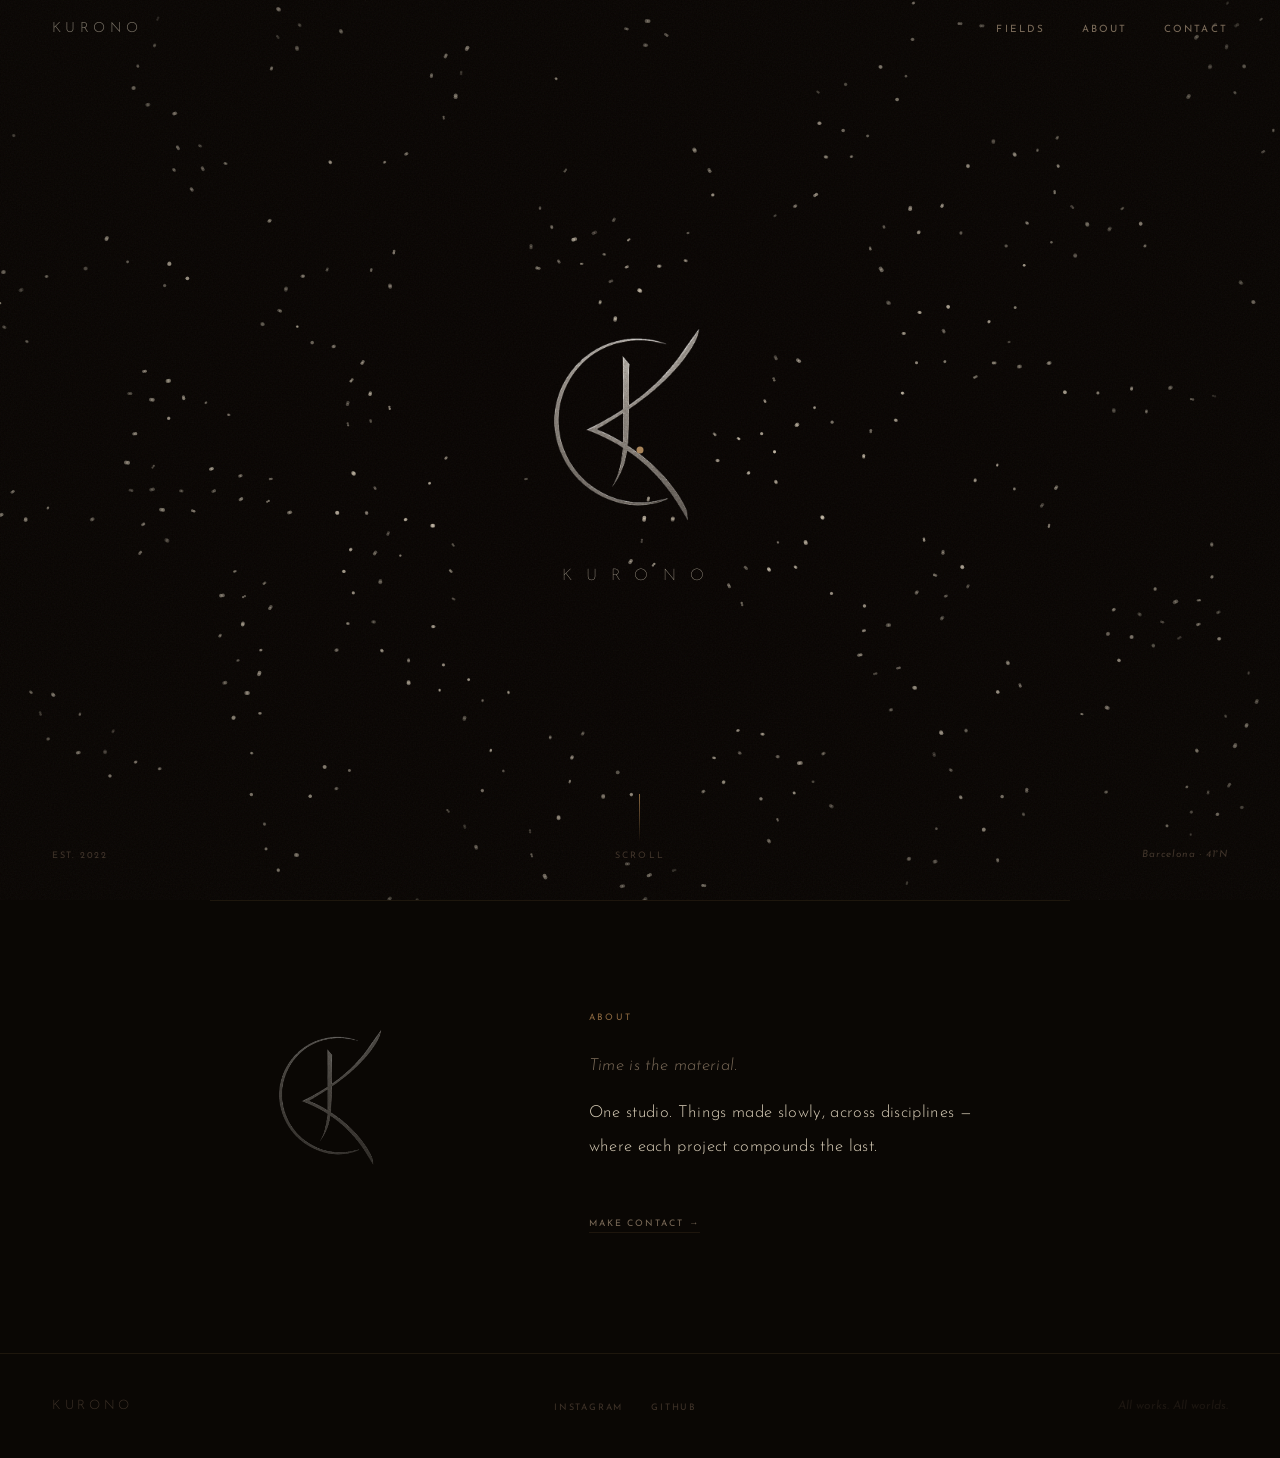
<file: index.html>
<!DOCTYPE html>
<html lang="en">
<head>
<meta charset="UTF-8">
<meta name="viewport" content="width=device-width, initial-scale=1.0">
<meta name="description" content="KURONO — One studio. Things made slowly, across disciplines.">
<meta property="og:title" content="KURONO">
<meta property="og:description" content="One studio. Things made slowly, across disciplines.">
<meta property="og:type" content="website">
<meta name="theme-color" content="#0A0704">
<title>KURONO</title>
<link rel="icon" type="image/png" href="assets/icon.png">
<link rel="preconnect" href="https://fonts.googleapis.com">
<link rel="preconnect" href="https://fonts.gstatic.com" crossorigin>
<link href="https://fonts.googleapis.com/css2?family=Josefin+Sans:ital,wght@0,100;0,300;0,400;1,100;1,300&display=swap" rel="stylesheet">
<link rel="stylesheet" href="css/main.css">
</head>
<body>


<div id="cur"></div>

<!-- ══ NAV ══ -->
<nav id="nav">
  <a class="nav-logo" href="#">KURONO</a>
  <ul class="nav-links">
    <li><a href="/fields">Fields</a></li>
    <li><a href="#about">About</a></li>
    <li><a href="mailto:hello@kurono.studio">Contact</a></li>
  </ul>
</nav>

<!-- ══ HERO ══ -->
<section class="hero" id="hero">
  <canvas id="swarm"></canvas>
  <div class="vignette"></div>
  <div class="hero-text">
    <img class="hero-logo" src="assets/logo_no_bg.png" alt="KURONO sigil">
    <p class="hero-name">KURONO</p>
  </div>
  <div class="whisker" aria-hidden="true">
    <div class="whisker-line"></div>
    <span class="whisker-lbl">Scroll</span>
  </div>
  <span class="corner corner-l">Est. 2022</span>
  <span class="corner corner-r">Barcelona · 41°N</span>
</section>


<!-- ══ ABOUT ══ -->
<div class="about-wrap">
  <div class="about" id="about">
    <img class="about-logo" src="assets/logo_no_bg.png" alt="KURONO">
    <div>
      <span class="about-tag">About</span>
      <p class="about-p"><em>Time is the material.</em></p>
      <p class="about-p">One studio. Things made slowly, across disciplines — where each project compounds the last.</p>
      <a href="mailto:hello@kurono.studio" class="about-cta">Make contact →</a>
    </div>
  </div>
</div>

<!-- ══ FOOTER ══ -->
<footer>
  <span class="foot-k">KURONO</span>
  <ul class="foot-links">
    <li><a href="#">Instagram</a></li>
    <li><a href="#">GitHub</a></li>
  </ul>
  <span class="foot-copy">All works. All worlds.</span>
</footer>

<script type="module" src="js/main.js"></script>
</body>
</html>
</file>
<file: css/main.css>
*,*::before,*::after{box-sizing:border-box;margin:0;padding:0}
html{scroll-behavior:smooth}

:root{
  --bg:      #0A0704;
  --bg2:     #100D09;
  --clay:    #8B6840;
  --clay-l:  #A8845A;
  --clay-ll: #C4A07A;
  --dust:    #D8CDB8;
  --dust-m:  #7A6A58;
  --dust-d:  #3E3228;
  --rule:    rgba(139,104,64,0.16);
  --rule2:   rgba(139,104,64,0.08);
}

body{
  background:var(--bg);
  color:var(--dust);
  font-family:'Josefin Sans',sans-serif;
  overflow-x:hidden;
  cursor:none;
}

body::before{
  content:'';
  position:fixed;inset:0;
  background-image:url("data:image/svg+xml,%3Csvg xmlns='http://www.w3.org/2000/svg'%3E%3Cfilter id='n'%3E%3CfeTurbulence type='fractalNoise' baseFrequency='0.68' numOctaves='4' stitchTiles='stitch'/%3E%3C/filter%3E%3Crect width='100%25' height='100%25' filter='url(%23n)'/%3E%3C/svg%3E");
  opacity:.038;pointer-events:none;z-index:9997;
}

/* ── CURSOR ── */
#cur{
  position:fixed;width:7px;height:7px;border-radius:50%;
  background:var(--clay-l);pointer-events:none;z-index:9999;
  transform:translate(-50%,-50%);
  transition:width .45s cubic-bezier(.34,1.56,.64,1),height .45s cubic-bezier(.34,1.56,.64,1),background .3s;
}
#cur.big{width:44px;height:44px;background:transparent;border:1px solid var(--clay);opacity:.5}

/* ── NAV ── */
nav{
  position:fixed;top:0;left:0;right:0;z-index:600;
  padding:0 52px;height:56px;
  display:flex;align-items:center;justify-content:space-between;
  transition:background .5s;
}
nav.solid{
  background:rgba(10,7,4,.92);
  backdrop-filter:blur(14px);
  border-bottom:1px solid var(--rule2);
}
.nav-logo{
  font-size:14px;font-weight:300;letter-spacing:.32em;
  color:var(--dust);opacity:.55;text-decoration:none;
  transition:opacity .25s;
}
.nav-logo:hover{opacity:1}
.nav-links{display:flex;gap:36px;list-style:none}
.nav-links a{
  font-size:10px;letter-spacing:.22em;text-transform:uppercase;
  color:var(--dust-m);text-decoration:none;transition:color .3s;
}
.nav-links a:hover{color:var(--dust)}

/* ══════════════════════
   HERO
══════════════════════ */
.hero{
  position:relative;
  width:100vw;height:100vh;
  display:flex;flex-direction:column;
  align-items:center;justify-content:center;
  overflow:hidden;
}

/* canvas sits behind everything */
#swarm{
  position:absolute;inset:0;
  z-index:1;
  pointer-events:none;
}

/* vignette — drawn over canvas, under text */
.vignette{
  position:absolute;inset:0;z-index:2;
  background:radial-gradient(ellipse 72% 72% at 50% 50%,
    transparent 18%, rgba(10,7,4,.58) 100%);
  pointer-events:none;
}

/* text group */
.hero-text{
  position:relative;z-index:3;
  display:flex;flex-direction:column;
  align-items:center;
  pointer-events:none;
  user-select:none;
}

.hero-name{
  font-size:clamp(13px,1.3vw,16px);
  font-weight:100;letter-spacing:.88em;text-transform:uppercase;
  color:var(--dust);
  opacity:0;animation:fadeUp 1.8s 0.4s cubic-bezier(.22,1,.36,1) forwards;
}

/* logo in hero — mix-blend:screen makes black bg invisible */
.hero-logo{
  width:clamp(110px,15vw,180px);height:auto;
  mix-blend-mode:screen;
  opacity:0;animation:fadeIn 2.2s 0.2s forwards;
  margin-bottom:20px;
  pointer-events:none;
}

/* logo in about — replaces the big K */
.about-logo{
  width:100%;max-width:clamp(160px,18vw,240px);
  height:auto;
  mix-blend-mode:screen;
  opacity:.88;
}

.hero-sub{
  font-style:italic;font-weight:300;
  font-size:clamp(14px,1.1vw,17px);
  color:var(--dust-m);letter-spacing:.04em;
  margin-top:14px;
  opacity:0;animation:fadeUp 1.6s 0.9s cubic-bezier(.22,1,.36,1) forwards;
}

.whisker{
  position:absolute;bottom:40px;left:50%;
  transform:translateX(-50%);z-index:3;
  display:flex;flex-direction:column;align-items:center;gap:9px;
  opacity:0;animation:fadeIn 1s 2s forwards;
  pointer-events:none;
}
.whisker-line{
  width:1px;height:48px;
  background:linear-gradient(to bottom,var(--clay),transparent);
  animation:drip 2.4s ease-in-out infinite;
}
@keyframes drip{
  0%,100%{height:48px;opacity:.4}
  50%{height:72px;opacity:.75}
}
.whisker-lbl{
  font-size:9px;letter-spacing:.24em;text-transform:uppercase;
  color:var(--dust-d);
}

.corner{
  position:absolute;bottom:40px;z-index:3;
  font-size:10px;color:var(--dust-d);
  opacity:0;animation:fadeIn 1s 2.2s forwards;
  pointer-events:none;
}
.corner-l{left:52px;letter-spacing:.18em;text-transform:uppercase;font-size:9px}
.corner-r{right:52px;font-style:italic;letter-spacing:.08em}

@keyframes fadeUp{
  from{opacity:0;transform:translateY(12px)}
  to{opacity:1;transform:translateY(0)}
}
@keyframes fadeIn{to{opacity:1}}

/* ══════════════════════
   FIELDS
══════════════════════ */
.fields-wrap{background:var(--bg2)}
.fields{max-width:860px;margin:0 auto;padding:112px 0 120px}

.sec-head{
  padding:0 52px;
  display:flex;align-items:center;gap:18px;
  margin-bottom:56px;
}
.sec-lbl{font-size:9px;letter-spacing:.26em;text-transform:uppercase;color:var(--clay);white-space:nowrap}
.sec-rule{flex:1;height:1px;background:var(--rule)}

.field-list{list-style:none;border-top:1px solid var(--rule)}

.field{
  border-bottom:1px solid var(--rule);
  opacity:0;transform:translateY(10px);
  transition:opacity .75s,transform .75s;
}
.field.show{opacity:1;transform:translateY(0)}
.field:nth-child(1){transition-delay:.04s}
.field:nth-child(2){transition-delay:.12s}
.field:nth-child(3){transition-delay:.20s}
.field:nth-child(4){transition-delay:.28s}
.field:nth-child(5){transition-delay:.36s}

.field-row{
  display:grid;
  grid-template-columns:52px 1fr auto;
  align-items:center;gap:16px;
  padding:24px 52px;
  position:relative;overflow:hidden;
  transition:background .4s;
}
.field-row::before{
  content:'';
  position:absolute;left:0;top:0;bottom:0;
  width:1.5px;background:var(--clay);
  transform:scaleY(0);transform-origin:bottom;
  transition:transform .45s cubic-bezier(.76,0,.24,1);
}
.field-row:hover::before{transform:scaleY(1)}
.field-row:hover{background:rgba(139,104,64,0.04)}

.f-num{font-size:10px;font-style:italic;color:var(--clay);letter-spacing:.12em;opacity:.6}
.f-name{
  font-size:clamp(28px,3.6vw,46px);
  font-weight:300;letter-spacing:-.01em;line-height:1;
  color:var(--dust);
  transition:color .35s,letter-spacing .35s;
}
.field-row:hover .f-name{color:var(--clay-ll);letter-spacing:.01em}
.f-name em{font-style:italic;font-weight:300;color:var(--clay)}

.f-hint{
  font-size:11px;font-style:italic;letter-spacing:.04em;
  color:var(--dust-d);text-align:right;white-space:nowrap;
  opacity:0;transform:translateX(8px);
  transition:opacity .32s,transform .32s;
}
.field-row:hover .f-hint{opacity:1;transform:translateX(0)}

/* ══════════════════════
   ABOUT
══════════════════════ */
.about-wrap{background:var(--bg)}
.about{
  max-width:860px;margin:0 auto;
  padding:112px 52px 120px;
  border-top:1px solid var(--rule);
  display:grid;grid-template-columns:1fr 1.8fr;
  gap:88px;align-items:start;
  opacity:0;transform:translateY(18px);
  transition:opacity .95s,transform .95s;
}
.about.show{opacity:1;transform:translateY(0)}
.hero-logo{
  position:relative;z-index:3;
  width:clamp(120px,18vw,220px);
  height:auto;
  opacity:0;
  animation:fadeIn 2.2s 0.2s cubic-bezier(.22,1,.36,1) forwards;
  pointer-events:none;
  margin-bottom:32px;
  filter:brightness(.95) saturate(.8);
}
.about-logo{
  width:clamp(96px,13vw,155px);
  height:auto;
  opacity:.55;
  filter:brightness(.8) saturate(.7);
  margin-top:8px;
}
.about-tag{display:block;font-size:9px;letter-spacing:.26em;text-transform:uppercase;color:var(--clay);margin-bottom:28px}
.about-p{
  font-size:clamp(14px,1.3vw,17px);font-weight:300;
  line-height:2;color:var(--dust);margin-bottom:14px;
  letter-spacing:.02em;
}
.about-p em{font-style:italic;color:var(--dust-m)}
.about-cta{
  display:inline-flex;align-items:center;gap:14px;
  margin-top:40px;
  font-size:9px;letter-spacing:.22em;text-transform:uppercase;
  color:var(--dust-m);text-decoration:none;
  border-bottom:1px solid var(--rule);padding-bottom:4px;
  transition:color .3s,border-color .3s,gap .38s;
}
.about-cta:hover{color:var(--clay-ll);border-color:var(--clay);gap:22px}

/* ══════════════════════
   FOOTER
══════════════════════ */
footer{
  padding:44px 52px;
  border-top:1px solid var(--rule);
  display:flex;align-items:center;justify-content:space-between;
}
.foot-k{font-size:13px;font-weight:300;letter-spacing:.28em;color:var(--dust-d)}
.foot-links{display:flex;gap:28px;list-style:none}
.foot-links a{
  font-size:9px;letter-spacing:.2em;text-transform:uppercase;
  color:var(--dust-d);text-decoration:none;transition:color .25s;
}
.foot-links a:hover{color:var(--dust)}
.foot-copy{font-size:12px;font-style:italic;color:var(--dust-d);opacity:.35}

/* ── responsive ── */
@media(max-width:720px){
  nav{padding:0 22px}
  .nav-links li:not(:last-child){display:none}
  .corner,.whisker-lbl{display:none}
  .sec-head,.field-row{padding-left:22px;padding-right:22px}
  .f-hint{display:none}
  .field-row{grid-template-columns:40px 1fr}
  .about{grid-template-columns:1fr;padding:80px 22px;gap:32px}
  .about-logo{width:clamp(72px,18vw,110px)}
  footer{flex-direction:column;gap:22px;padding:36px 22px}
  .foot-copy{text-align:center}
  .foot-links{justify-content:center}
}
</file>
